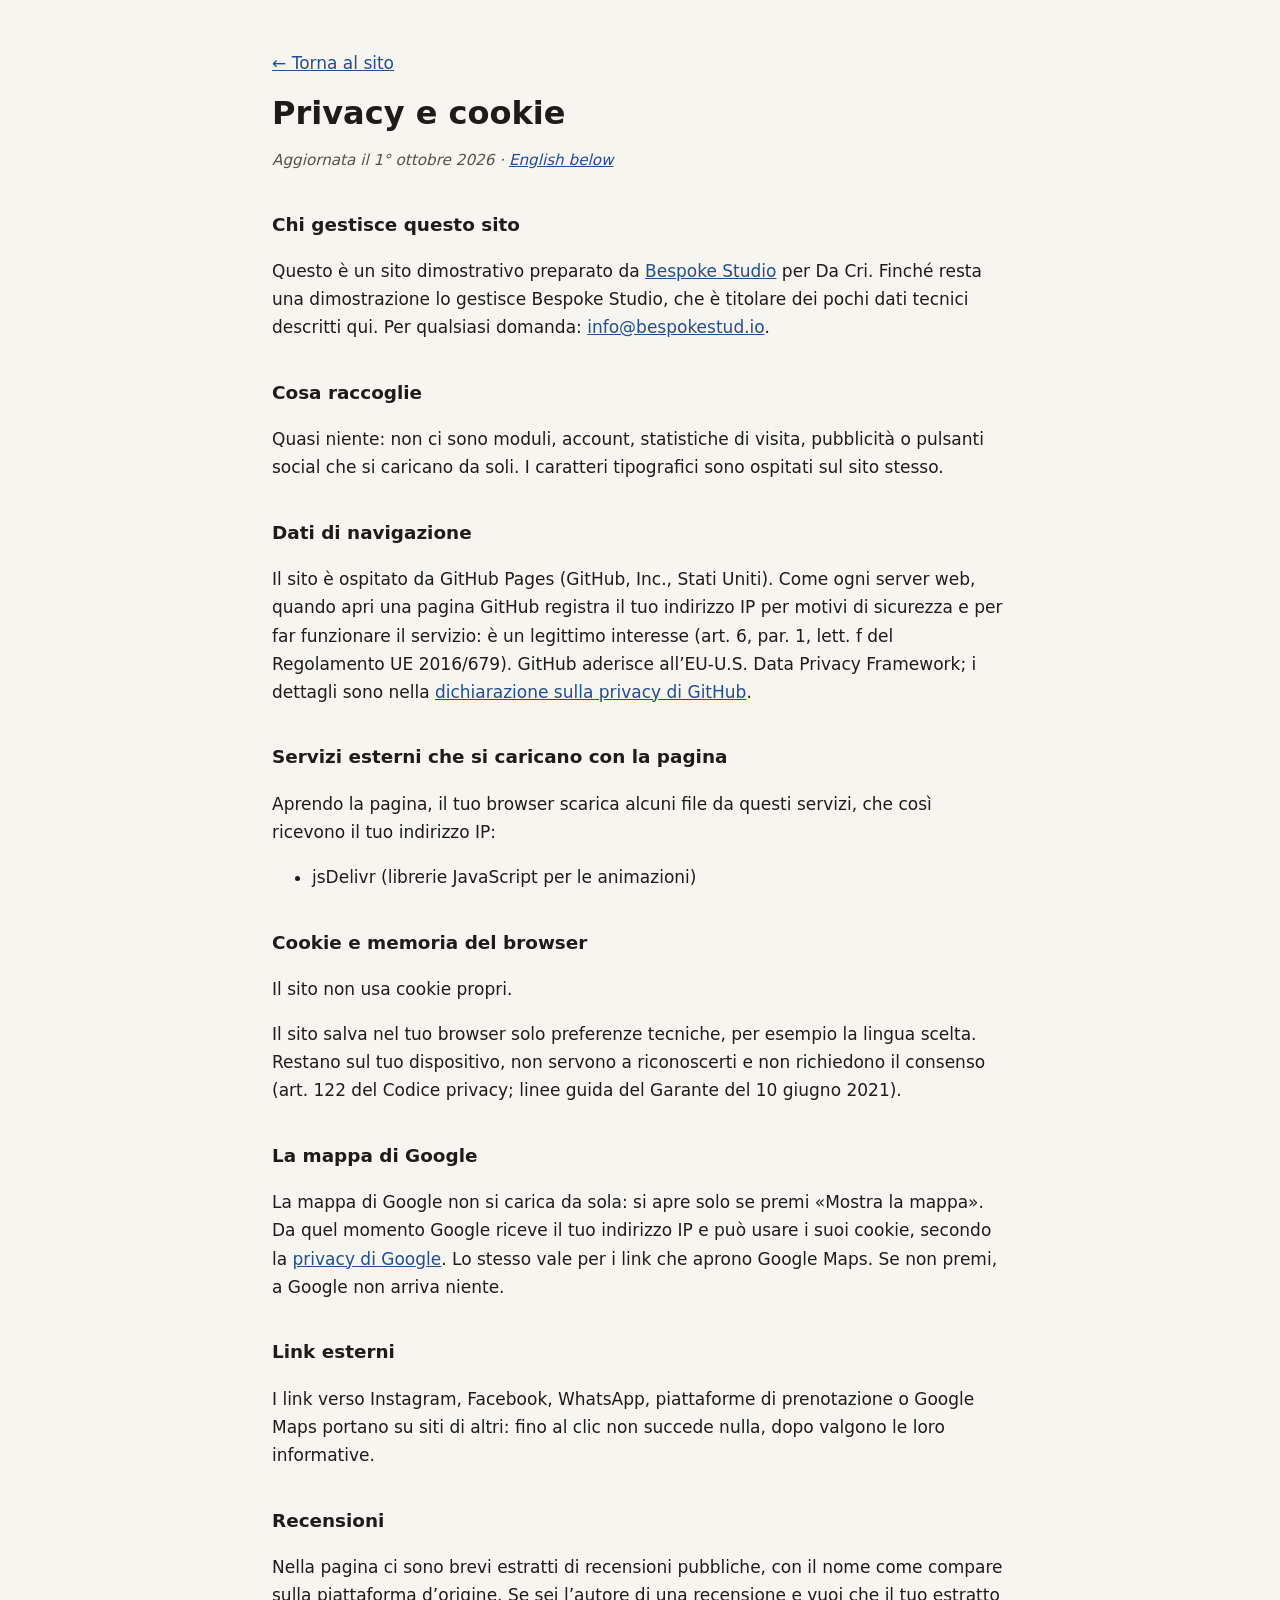
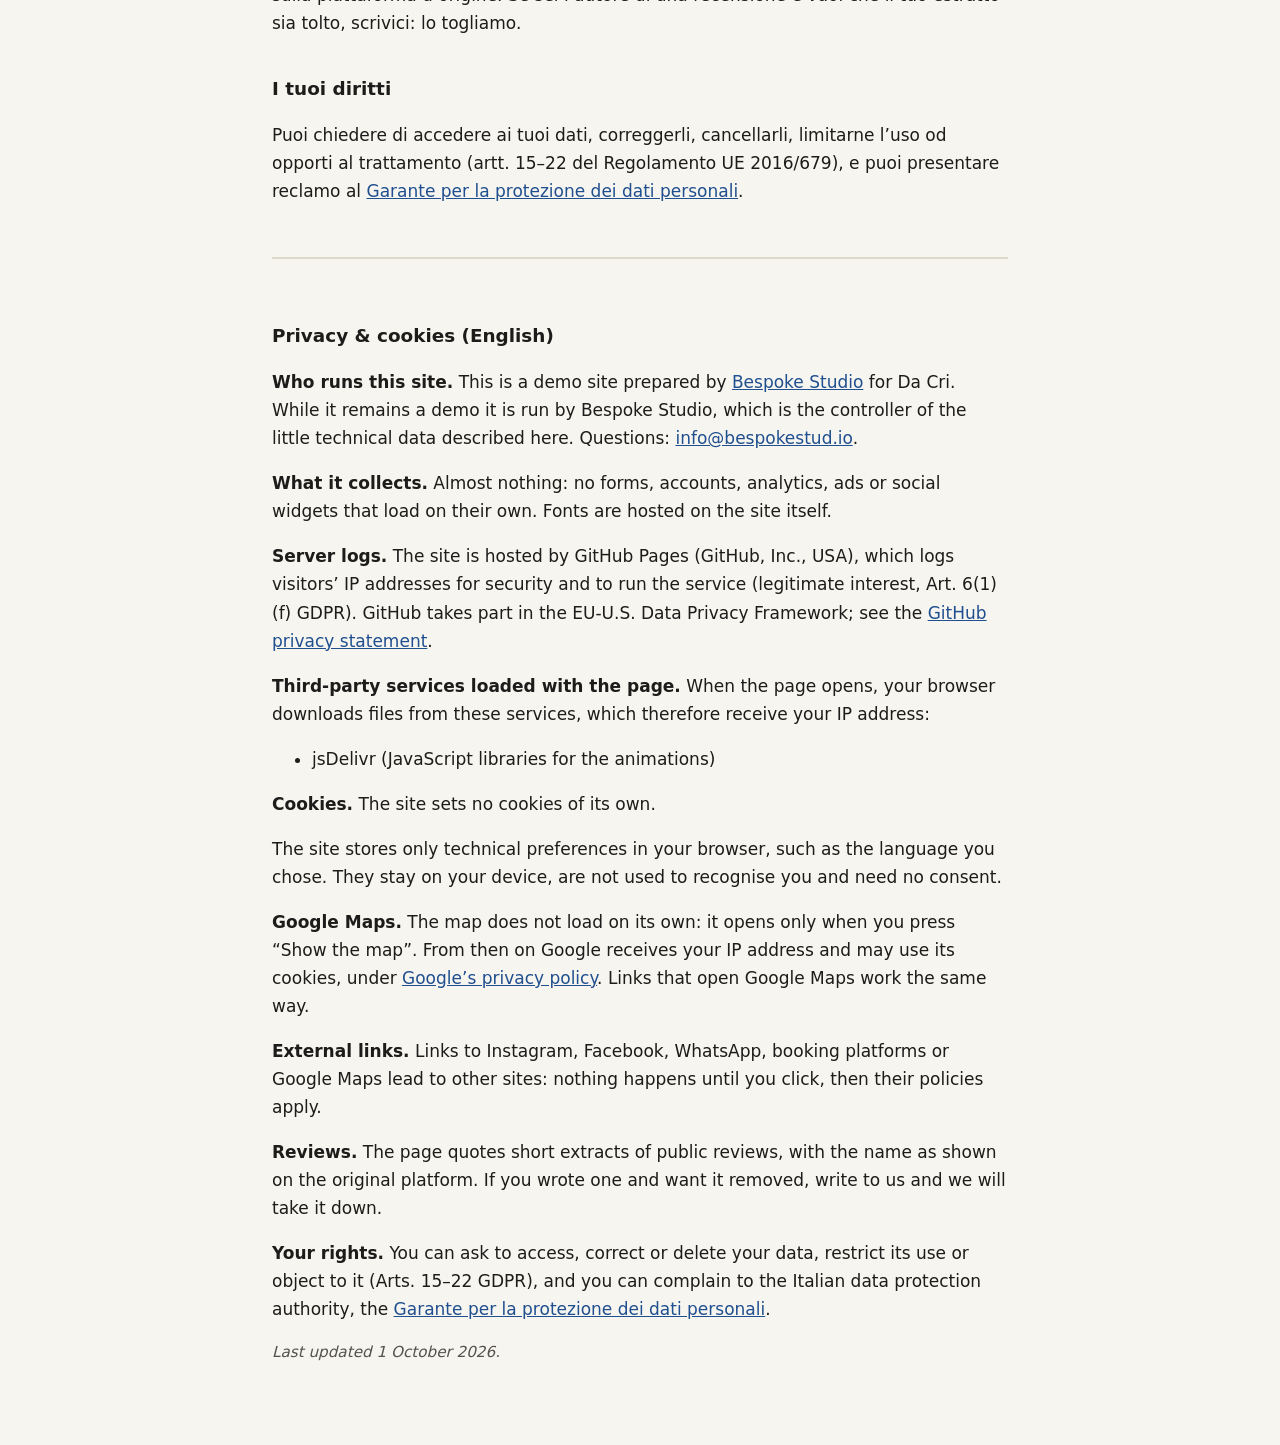
<file: privacy.html>
<!DOCTYPE html>
<html lang="it">
<head>
  <meta charset="UTF-8">
  <meta name="viewport" content="width=device-width, initial-scale=1.0">
  <meta name="robots" content="noindex">
  <title>Privacy e cookie · Da Cri</title>
  <meta name="description" content="Informativa privacy e cookie del sito Da Cri.">
  <style>
    body { margin: 0; background: #f7f5f0; color: #1d1c1a; font: 17px/1.65 system-ui, -apple-system, "Segoe UI", Roboto, sans-serif; }
    main { max-width: 46rem; margin: 0 auto; padding: 32px 20px 64px; }
    h1 { font-size: 2rem; line-height: 1.2; margin: 0.4em 0 0.2em; }
    h2 { font-size: 1.15rem; margin: 2em 0 0.4em; }
    a { color: #1f4f8f; }
    .data { color: #55524c; font-style: italic; font-size: 0.95rem; }
    .en { margin-top: 3em; padding-top: 1.5em; border-top: 2px solid #ddd8cc; }
    code { font-size: 0.9em; background: #ebe7dc; padding: 0 4px; border-radius: 3px; }
  </style>
</head>
<body>
<main>
  <p><a href="index.html">← Torna al sito</a></p>
  <h1>Privacy e cookie</h1>
  <p class="data">Aggiornata il 1° ottobre 2026 · <a href="#english" lang="en">English below</a></p>
  <h2>Chi gestisce questo sito</h2>
  <p>Questo è un sito dimostrativo preparato da <a href="https://bespokestud.io" rel="noopener">Bespoke Studio</a> per Da Cri. Finché resta una dimostrazione lo gestisce Bespoke Studio, che è titolare dei pochi dati tecnici descritti qui. Per qualsiasi domanda: <a href="mailto:info@bespokestud.io">info@bespokestud.io</a>.</p>
  <h2>Cosa raccoglie</h2>
  <p>Quasi niente: non ci sono moduli, account, statistiche di visita, pubblicità o pulsanti social che si caricano da soli. I caratteri tipografici sono ospitati sul sito stesso.</p>
  <h2>Dati di navigazione</h2>
  <p>Il sito è ospitato da GitHub Pages (GitHub, Inc., Stati Uniti). Come ogni server web, quando apri una pagina GitHub registra il tuo indirizzo IP per motivi di sicurezza e per far funzionare il servizio: è un legittimo interesse (art. 6, par. 1, lett. f del Regolamento UE 2016/679). GitHub aderisce all’EU-U.S. Data Privacy Framework; i dettagli sono nella <a href="https://docs.github.com/site-policy/privacy-policies/github-general-privacy-statement" rel="noopener">dichiarazione sulla privacy di GitHub</a>.</p>
  <h2>Servizi esterni che si caricano con la pagina</h2>
  <p>Aprendo la pagina, il tuo browser scarica alcuni file da questi servizi, che così ricevono il tuo indirizzo IP:</p>
  <ul><li>jsDelivr (librerie JavaScript per le animazioni)</li></ul>
  <h2>Cookie e memoria del browser</h2>
  <p>Il sito non usa cookie propri.</p>
  <p>Il sito salva nel tuo browser solo preferenze tecniche, per esempio la lingua scelta. Restano sul tuo dispositivo, non servono a riconoscerti e non richiedono il consenso (art. 122 del Codice privacy; linee guida del Garante del 10 giugno 2021).</p>
  <h2>La mappa di Google</h2>
  <p>La mappa di Google non si carica da sola: si apre solo se premi «Mostra la mappa». Da quel momento Google riceve il tuo indirizzo IP e può usare i suoi cookie, secondo la <a href="https://policies.google.com/privacy?hl=it" rel="noopener">privacy di Google</a>. Lo stesso vale per i link che aprono Google Maps. Se non premi, a Google non arriva niente.</p>
  <h2>Link esterni</h2>
  <p>I link verso Instagram, Facebook, WhatsApp, piattaforme di prenotazione o Google Maps portano su siti di altri: fino al clic non succede nulla, dopo valgono le loro informative.</p>
  <h2>Recensioni</h2>
  <p>Nella pagina ci sono brevi estratti di recensioni pubbliche, con il nome come compare sulla piattaforma d’origine. Se sei l’autore di una recensione e vuoi che il tuo estratto sia tolto, scrivici: lo togliamo.</p>
  <h2>I tuoi diritti</h2>
  <p>Puoi chiedere di accedere ai tuoi dati, correggerli, cancellarli, limitarne l’uso od opporti al trattamento (artt. 15–22 del Regolamento UE 2016/679), e puoi presentare reclamo al <a href="https://www.garanteprivacy.it" rel="noopener">Garante per la protezione dei dati personali</a>.</p>
  <div class="en" id="english" lang="en">
    <h2>Privacy &amp; cookies (English)</h2>
    <p><strong>Who runs this site.</strong> This is a demo site prepared by <a href="https://bespokestud.io" rel="noopener">Bespoke Studio</a> for Da Cri. While it remains a demo it is run by Bespoke Studio, which is the controller of the little technical data described here. Questions: <a href="mailto:info@bespokestud.io">info@bespokestud.io</a>.</p>
    <p><strong>What it collects.</strong> Almost nothing: no forms, accounts, analytics, ads or social widgets that load on their own. Fonts are hosted on the site itself.</p>
    <p><strong>Server logs.</strong> The site is hosted by GitHub Pages (GitHub, Inc., USA), which logs visitors’ IP addresses for security and to run the service (legitimate interest, Art. 6(1)(f) GDPR). GitHub takes part in the EU-U.S. Data Privacy Framework; see the <a href="https://docs.github.com/site-policy/privacy-policies/github-general-privacy-statement" rel="noopener">GitHub privacy statement</a>.</p>
    <p><strong>Third-party services loaded with the page.</strong> When the page opens, your browser downloads files from these services, which therefore receive your IP address:</p><ul><li>jsDelivr (JavaScript libraries for the animations)</li></ul>
    <p><strong>Cookies.</strong> The site sets no cookies of its own.</p>
    <p>The site stores only technical preferences in your browser, such as the language you chose. They stay on your device, are not used to recognise you and need no consent.</p>
    <p><strong>Google Maps.</strong> The map does not load on its own: it opens only when you press “Show the map”. From then on Google receives your IP address and may use its cookies, under <a href="https://policies.google.com/privacy?hl=en" rel="noopener">Google’s privacy policy</a>. Links that open Google Maps work the same way.</p>
    <p><strong>External links.</strong> Links to Instagram, Facebook, WhatsApp, booking platforms or Google Maps lead to other sites: nothing happens until you click, then their policies apply.</p>
    <p><strong>Reviews.</strong> The page quotes short extracts of public reviews, with the name as shown on the original platform. If you wrote one and want it removed, write to us and we will take it down.</p>
    <p><strong>Your rights.</strong> You can ask to access, correct or delete your data, restrict its use or object to it (Arts. 15–22 GDPR), and you can complain to the Italian data protection authority, the <a href="https://www.garanteprivacy.it" rel="noopener">Garante per la protezione dei dati personali</a>.</p>
    <p class="data">Last updated 1 October 2026.</p>
  </div>
</main>
</body>
</html>
</file>
